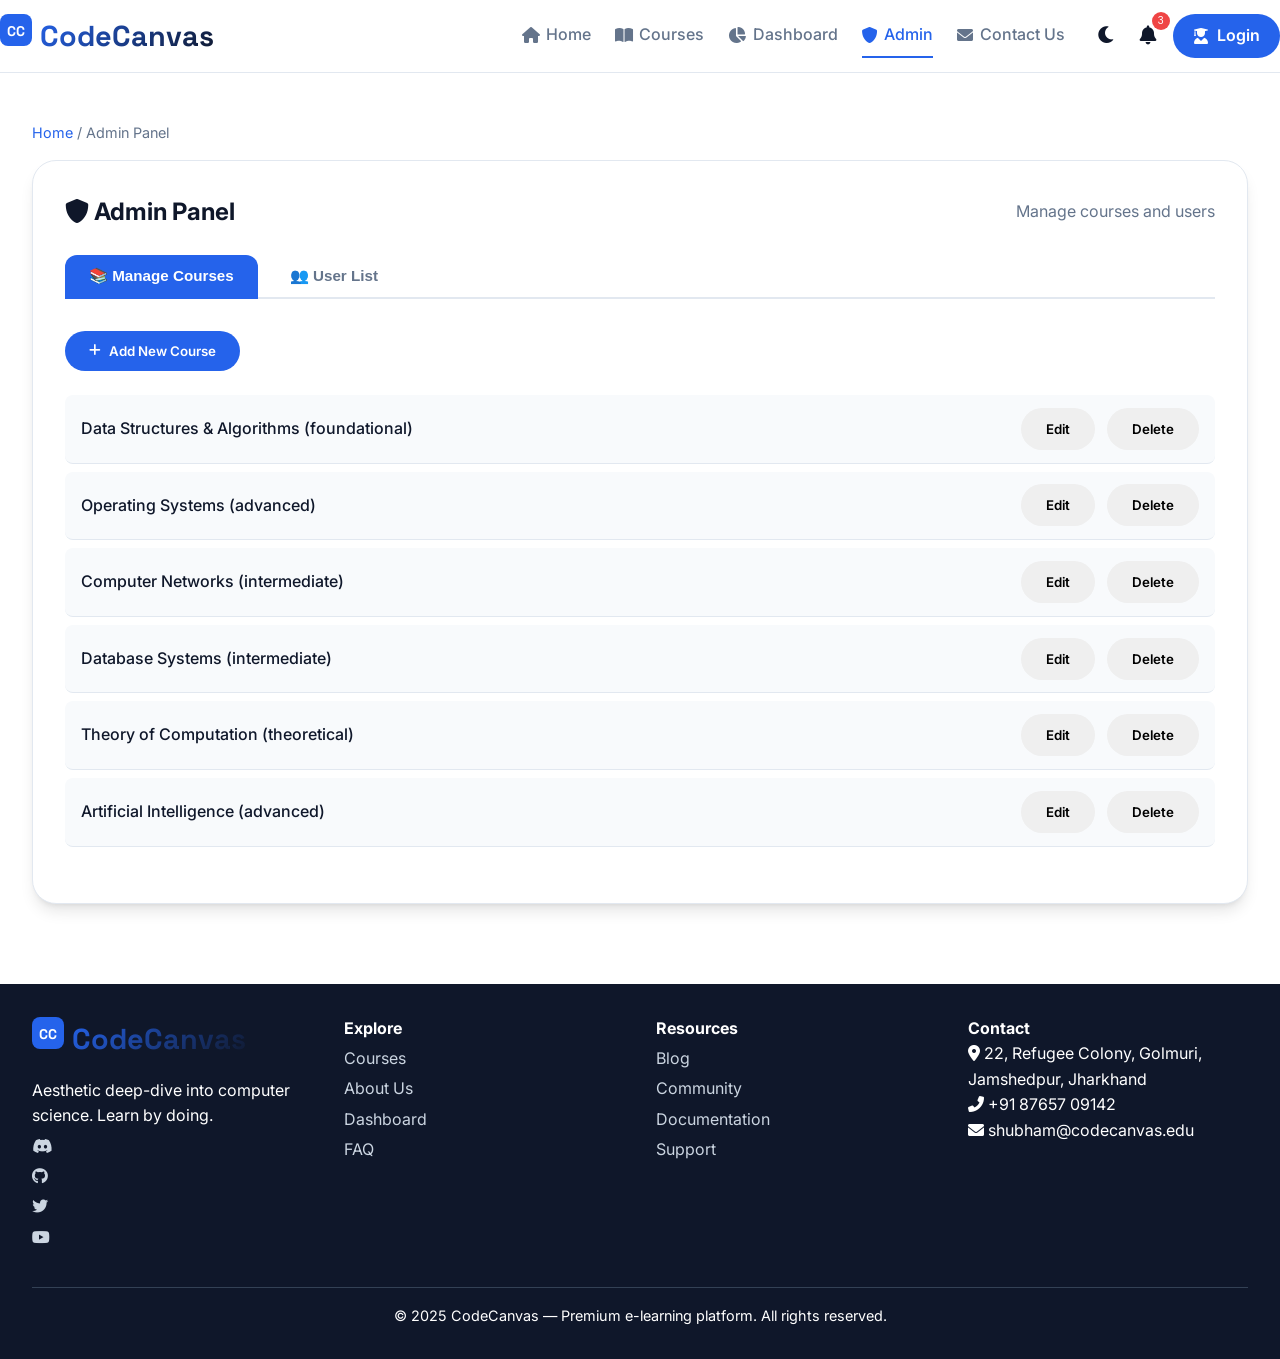
<file: admin.html>
<!DOCTYPE html>
<html lang="en" data-theme="light">
<head>
    <meta charset="UTF-8">
    <meta name="viewport" content="width=device-width, initial-scale=1.0, viewport-fit=cover">
    <meta name="description" content="CodeCanvas — A premium interactive computer science e-learning platform. Master DSA, OS, Networks, DBMS, AI & more with hands-on projects.">
    <meta name="keywords" content="computer science, e-learning, coding, DSA, algorithms, AI, database, operating systems, networks, online courses">
    <meta name="author" content="CodeCanvas">
    <meta property="og:title" content="CodeCanvas | CS E-Learning Platform">
    <meta property="og:description" content="Master computer science with interactive courses, projects, and assessments.">
    <meta property="og:type" content="website">
    <meta property="og:image" content="https://images.pexels.com/photos/4491918/pexels-photo-4491918.jpeg">
    <meta property="og:url" content="https://codecanvas.edu">
    <meta name="twitter:card" content="summary_large_image">
    <title>CodeCanvas | Premium CS E-Learning</title>
    <link href="https://fonts.googleapis.com/css2?family=Inter:opsz,wght@14..32,300;400;500;600;700;800;900&family=Space+Grotesk:wght@400;500;600;700&family=JetBrains+Mono:wght@400;500;600&display=swap" rel="stylesheet">
    <link rel="stylesheet" href="https://cdnjs.cloudflare.com/ajax/libs/font-awesome/6.0.0-beta3/css/all.min.css">
    <link rel="stylesheet" href="assets/style.css">
</head>
<body>
    <div class="loading-screen" id="loadingScreen" aria-hidden="true">
        <div class="loading-logo">
            <svg width="60" height="60" viewBox="0 0 60 60" fill="none">
                <rect width="60" height="60" rx="16" fill="var(--primary)" />
                <text x="30" y="38" text-anchor="middle" fill="white" font-family="'Space Grotesk', monospace" font-weight="700" font-size="24">CC</text>
            </svg>
        </div>
        <div class="loading-spinner"></div>
        <p class="loading-text">Loading your learning space...</p>
    </div>

    <header class="navbar-sticky" id="navbarSticky" role="banner" aria-label="Main navigation">
        <div class="container navbar-inner">
            <a href="#" class="logo-link" aria-label="CodeCanvas Home" onclick="navigateTo('home')">
                <div class="logo">
                    <span class="logo-icon">
                        <svg width="32" height="32" viewBox="0 0 32 32" fill="none">
                            <rect width="32" height="32" rx="8" fill="var(--primary)" />
                            <text x="16" y="22" text-anchor="middle" fill="white" font-family="'Space Grotesk', monospace" font-weight="700" font-size="14">CC</text>
                        </svg>
                    </span>
                    <span class="logo-text">CodeCanvas</span>
                </div>
            </a>
            <nav class="nav-links" role="navigation" aria-label="Main links">
                <a href="#" class="nav-link active" data-page="home" onclick="navigateTo('home')"><i class="fas fa-home"></i> Home</a>
                <a href="#" class="nav-link" data-page="courses" onclick="navigateTo('courses')"><i class="fas fa-book-open"></i> Courses</a>
                <a href="#" class="nav-link" data-page="dashboard" onclick="navigateTo('dashboard')"><i class="fas fa-chart-pie"></i> Dashboard</a>
                <a href="#" class="nav-link nav-link-admin" data-page="admin" onclick="navigateTo('admin')"><i class="fas fa-shield-alt"></i> Admin</a>
                <a href="#" class="nav-link" onclick="navigateTo('contact'); return false;"><i class="fas fa-envelope"></i> Contact Us</a>
                <div class="nav-actions">
                    <button class="btn-icon" id="themeToggle" aria-label="Toggle dark/light mode"><i class="fas fa-moon" id="themeIcon"></i></button>
                    <button class="btn-icon notification-bell" id="notificationBell" aria-label="Notifications"><i class="fas fa-bell"></i><span class="notification-badge" id="notificationBadge">3</span></button>
                    <div class="notification-dropdown" id="notificationDropdown">
                        <div class="notification-header"><h4>Notifications</h4><button class="btn-text-sm" id="clearNotifications">Clear all</button></div>
                        <div class="notification-list" id="notificationList">
                            <div class="notification-item unread"><i class="fas fa-star"></i><span>Welcome! Start your first course.</span><small>Just now</small></div>
                            <div class="notification-item unread"><i class="fas fa-trophy"></i><span>You earned a badge: Quick Starter!</span><small>2h ago</small></div>
                            <div class="notification-item"><i class="fas fa-clock"></i><span>DSA course progress saved.</span><small>1d ago</small></div>
                        </div>
                    </div>
                    <a href="#" class="btn-primary-sm" id="navLoginBtn" onclick="navigateTo('login'); return false;"><i class="fas fa-user-graduate"></i> Login</a>
                    <span class="user-greeting" id="navUserGreeting" style="display:none;"></span>
                </div>
            </nav>
            <button class="mobile-menu-btn" id="mobileMenuBtn" aria-label="Open menu"><span></span><span></span><span></span></button>
        </div>
    </header>

    <div class="mobile-menu" id="mobileMenu" aria-hidden="true">
        <a href="#" onclick="navigateTo('home')">Home</a>
        <a href="#" onclick="navigateTo('courses')">Courses</a>
        <a href="#" onclick="navigateTo('dashboard')">Dashboard</a>
        <a href="#" onclick="navigateTo('admin')">Admin</a>
        <a href="#" onclick="closeMobileMenu(); navigateTo('contact');">Contact Us</a>
        <a href="#" onclick="closeMobileMenu(); navigateTo('login');">Login / Sign Up</a>
    </div>

    <main id="mainContent" role="main">
        <!-- ADMIN PAGE -->
        <section class="page-section page-admin" id="pageAdmin">
            <div class="container">
                <div class="breadcrumb" aria-label="Breadcrumb"><a href="#" onclick="navigateTo('home')">Home</a> <span>/</span> <span>Admin Panel</span></div>
                <div class="admin-container">
                    <div style="display:flex; justify-content:space-between; align-items:center; margin-bottom:1.5rem;">
                        <h2><i class="fas fa-shield-alt"></i> Admin Panel</h2>
                        <p style="color:var(--text-muted);">Manage courses and users</p>
                    </div>
                    <div class="admin-tabs">
                        <button class="admin-tab-btn active" data-admin-tab="manageCourses">📚 Manage Courses</button>
                        <button class="admin-tab-btn" data-admin-tab="userList">👥 User List</button>
                    </div>
                    <div class="admin-tab-content active" id="adminTabManageCourses">
                        <button class="btn-primary-lg" id="addCourseBtn"><i class="fas fa-plus"></i> Add New Course</button>
                        <div class="admin-course-list" id="adminCourseList"></div>
                        <div class="admin-form-card" id="adminAddForm" style="display:none;">
                            <h3 style="margin-bottom:1.2rem;"><i class="fas fa-edit"></i> Add / Edit Course</h3>
                            <div class="admin-form-grid">
                                <input type="text" id="adminCourseTitle" placeholder="Course Title">
                                <input type="text" id="adminCourseImg" placeholder="Image URL">
                                <input type="text" id="adminCourseDuration" placeholder="Duration (e.g., 10 weeks)">
                                <select id="adminCourseLevel">
                                    <option value="foundational">Foundational</option>
                                    <option value="intermediate">Intermediate</option>
                                    <option value="advanced">Advanced</option>
                                    <option value="theoretical">Theoretical</option>
                                </select>
                                <textarea id="adminCourseDesc" rows="3" placeholder="Short description"></textarea>
                            </div>
                            <div class="admin-form-actions">
                                <button class="btn-primary-lg" id="saveAdminCourse">Save Course</button>
                                <button class="btn-outline-lg" id="cancelAdminCourse">Cancel</button>
                            </div>
                        </div>
                    </div>
                    <div class="admin-tab-content" id="adminTabUserList">
                        <h3>Registered Users</h3>
                        <div id="adminUserTable"><p class="empty-state">No users registered yet.</p></div>
                    </div>
                </div>
            </div>
        </section>
    </main>

    <!-- Contact Modal (Modern & Attractive) -->
    <div class="modal-overlay" id="contactModalOverlay">
        <div class="contact-modal-container">
            <div class="contact-modal-header">
                <h3><i class="fas fa-paper-plane" style="margin-right:0.5rem;"></i> Get in Touch</h3>
                <button class="btn-close-modal" onclick="closeContactModal()">&times;</button>
            </div>
            <div class="contact-grid">
                <div class="input-group">
                    <input type="text" id="contactFirstName" placeholder="First Name *" required>
                    <i class="fas fa-user"></i>
                </div>
                <div class="input-group">
                    <input type="text" id="contactLastName" placeholder="Last Name *" required>
                    <i class="fas fa-user"></i>
                </div>
                <div class="input-group full">
                    <input type="tel" id="contactMobile" placeholder="Mobile Number">
                    <i class="fas fa-mobile-alt"></i>
                </div>
                <div class="input-group full">
                    <input type="email" id="contactEmail" placeholder="Email Address *" required>
                    <i class="fas fa-envelope"></i>
                </div>
                <div class="input-group full" style="position:relative;">
                    <textarea id="contactMessage" class="contact-message" placeholder="Write your message here..." required></textarea>
                    <i class="fas fa-comment-dots" style="position:absolute; left:16px; top:20px; color:var(--text-muted);"></i>
                </div>
            </div>
            <button class="contact-submit-btn" id="submitContactBtn">Send Message</button>
        </div>
    </div>

    <div class="toast-container" id="toastContainer" aria-live="polite"></div>
    <button class="back-to-top" id="backToTopBtn" aria-label="Back to top" title="Back to top"><i class="fas fa-arrow-up"></i></button>

    <footer class="footer-enhanced" role="contentinfo">
        <div class="container">
            <div class="footer-grid">
                <div class="footer-col footer-brand"><div class="logo" style="margin-bottom:1rem;"><span class="logo-icon"><svg width="32" height="32" viewBox="0 0 32 32" fill="none"><rect width="32" height="32" rx="8" fill="var(--primary)"/><text x="16" y="22" text-anchor="middle" fill="white" font-family="'Space Grotesk', monospace" font-weight="700" font-size="14">CC</text></svg></span><span class="logo-text" style="color:white;">CodeCanvas</span></div><p>Aesthetic deep-dive into computer science. Learn by doing.</p><div class="social-links"><a href="#" aria-label="Discord"><i class="fab fa-discord"></i></a><a href="#" aria-label="GitHub"><i class="fab fa-github"></i></a><a href="#" aria-label="Twitter"><i class="fab fa-twitter"></i></a><a href="#" aria-label="YouTube"><i class="fab fa-youtube"></i></a></div></div>
                <div class="footer-col"><h4>Explore</h4><a href="#" onclick="navigateTo('courses')">Courses</a><a href="#" onclick="document.getElementById('aboutSection').scrollIntoView();">About Us</a><a href="#" onclick="navigateTo('dashboard')">Dashboard</a><a href="#" onclick="document.getElementById('faqSection').scrollIntoView();">FAQ</a></div>
                <div class="footer-col"><h4>Resources</h4><a href="#">Blog</a><a href="#">Community</a><a href="#">Documentation</a><a href="#">Support</a></div>
                <div class="footer-col" id="footerContact"><h4>Contact</h4><p><i class="fas fa-map-marker-alt"></i> 22, Refugee Colony, Golmuri, Jamshedpur, Jharkhand</p><p><i class="fas fa-phone-alt"></i> +91 87657 09142</p><p><i class="fas fa-envelope"></i> shubham@codecanvas.edu</p></div>
            </div>
            <div class="footer-bottom"><p>&copy; 2025 CodeCanvas — Premium e-learning platform. All rights reserved.</p></div>
        </div>
    </footer>

    <script defer src="assets/script.js"></script>
</body>
</html>
</file>
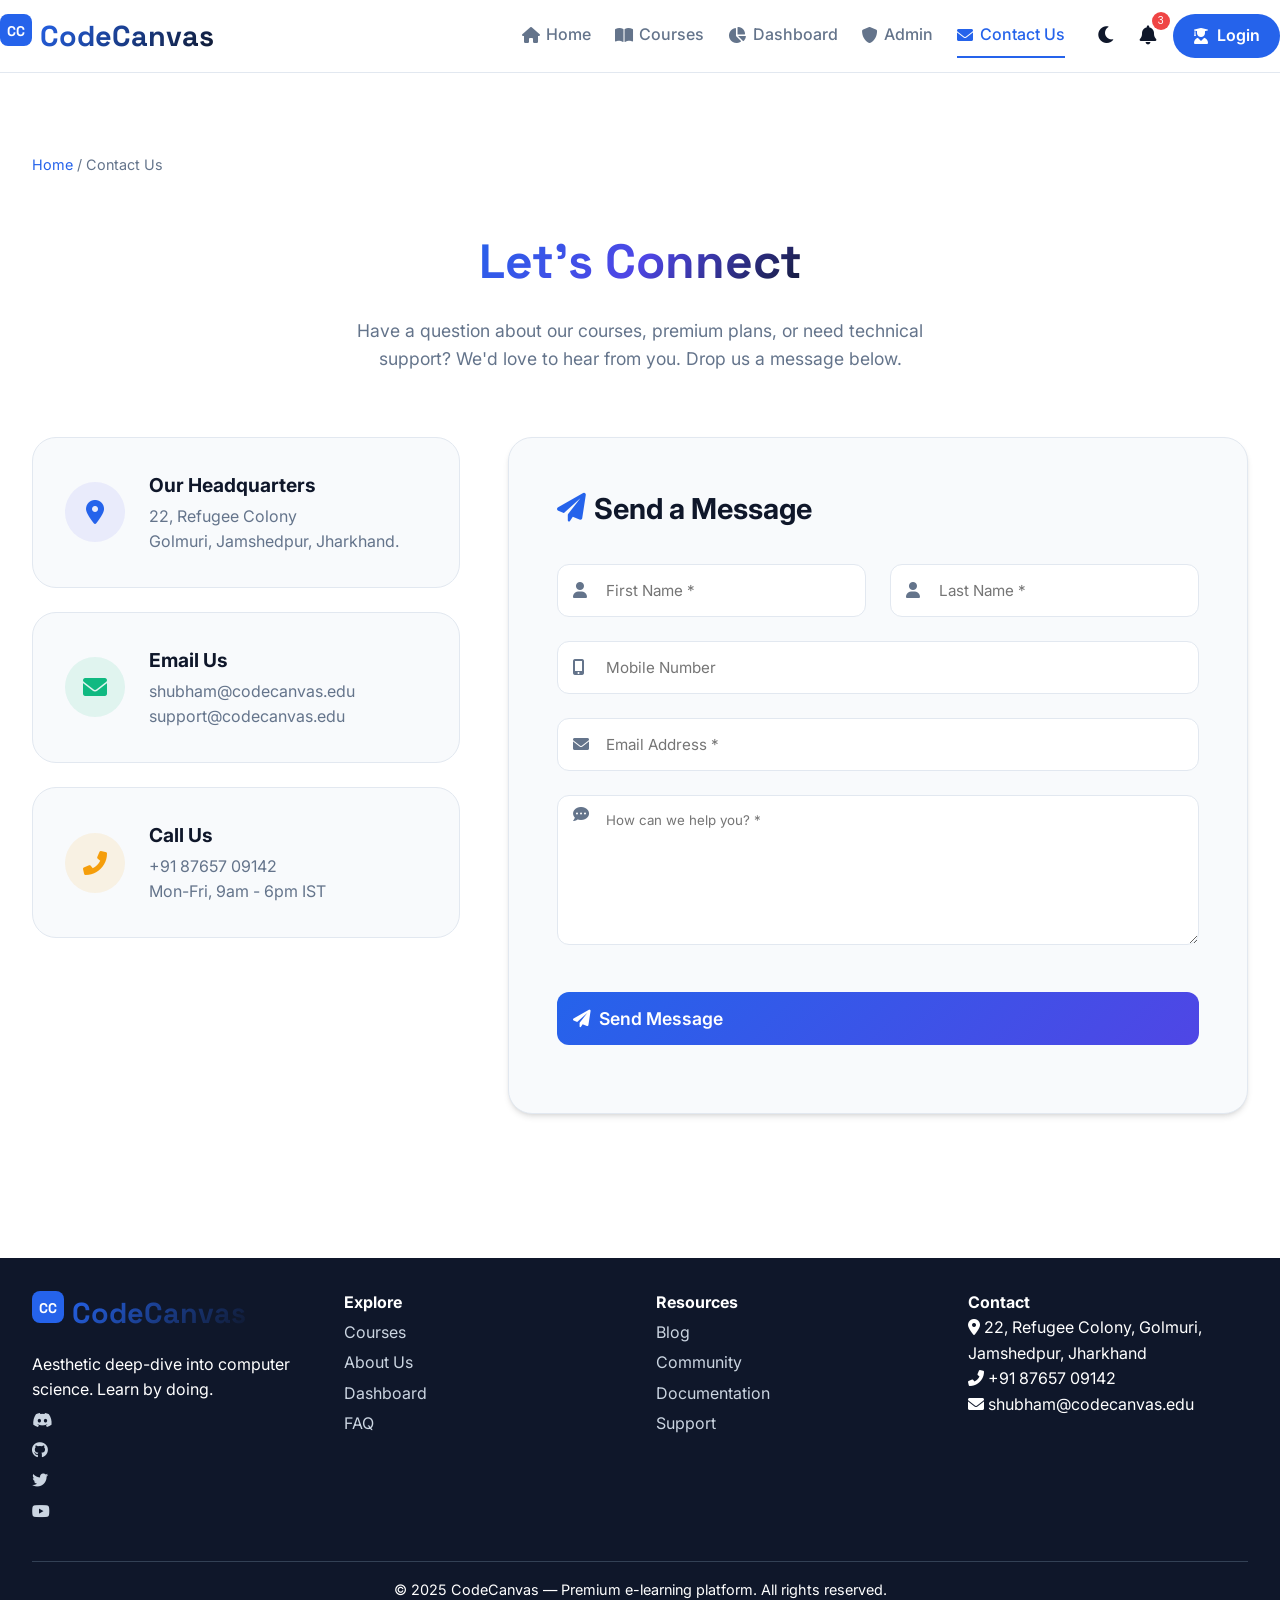
<file: contact.html>
<!DOCTYPE html>
<html lang="en" data-theme="light">

<head>
    <meta charset="UTF-8">
    <meta name="viewport" content="width=device-width, initial-scale=1.0, viewport-fit=cover">
    <meta name="description" content="Contact CodeCanvas — Get in touch with our team for premium interactive computer science e-learning support.">
    <title>Contact Us | CodeCanvas</title>
    <link href="https://fonts.googleapis.com/css2?family=Inter:opsz,wght@14..32,300;400;500;600;700;800;900&family=Space+Grotesk:wght@400;500;600;700&family=JetBrains+Mono:wght@400;500;600&display=swap" rel="stylesheet">
    <link rel="stylesheet" href="https://cdnjs.cloudflare.com/ajax/libs/font-awesome/6.0.0-beta3/css/all.min.css">
    <link rel="stylesheet" href="assets/style.css">
</head>

<body>
    <div class="loading-screen" id="loadingScreen" aria-hidden="true">
        <div class="loading-logo">
            <svg width="60" height="60" viewBox="0 0 60 60" fill="none">
                <rect width="60" height="60" rx="16" fill="var(--primary)" />
                <text x="30" y="38" text-anchor="middle" fill="white" font-family="'Space Grotesk', monospace" font-weight="700" font-size="24">CC</text>
            </svg>
        </div>
        <div class="loading-spinner"></div>
    </div>

    <header class="navbar-sticky" id="navbarSticky" role="banner" aria-label="Main navigation">
        <div class="container navbar-inner">
            <a href="#" class="logo-link" aria-label="CodeCanvas Home" onclick="navigateTo('home')">
                <div class="logo">
                    <span class="logo-icon">
                        <svg width="32" height="32" viewBox="0 0 32 32" fill="none">
                            <rect width="32" height="32" rx="8" fill="var(--primary)" />
                            <text x="16" y="22" text-anchor="middle" fill="white" font-family="'Space Grotesk', monospace" font-weight="700" font-size="14">CC</text>
                        </svg>
                    </span>
                    <span class="logo-text">CodeCanvas</span>
                </div>
            </a>
            <nav class="nav-links" role="navigation" aria-label="Main links">
                <a href="#" class="nav-link" data-page="home" onclick="navigateTo('home')"><i class="fas fa-home"></i> Home</a>
                <a href="#" class="nav-link" data-page="courses" onclick="navigateTo('courses')"><i class="fas fa-book-open"></i> Courses</a>
                <a href="#" class="nav-link" data-page="dashboard" onclick="navigateTo('dashboard')"><i class="fas fa-chart-pie"></i> Dashboard</a>
                <a href="#" class="nav-link nav-link-admin" data-page="admin" onclick="navigateTo('admin')"><i class="fas fa-shield-alt"></i> Admin</a>
                <a href="#" class="nav-link active" data-page="contact" onclick="navigateTo('contact'); return false;"><i class="fas fa-envelope"></i> Contact Us</a>
                <div class="nav-actions">
                    <button class="btn-icon" id="themeToggle" aria-label="Toggle dark/light mode"><i class="fas fa-moon" id="themeIcon"></i></button>
                    <button class="btn-icon notification-bell" id="notificationBell" aria-label="Notifications"><i class="fas fa-bell"></i><span class="notification-badge" id="notificationBadge">3</span></button>
                    <div class="notification-dropdown" id="notificationDropdown">
                        <div class="notification-header">
                            <h4>Notifications</h4><button class="btn-text-sm" id="clearNotifications">Clear all</button>
                        </div>
                        <div class="notification-list" id="notificationList">
                            <div class="notification-item unread"><i class="fas fa-star"></i><span>Welcome! Start your first course.</span><small>Just now</small></div>
                        </div>
                    </div>
                    <a href="#" class="btn-primary-sm" id="navLoginBtn" onclick="navigateTo('login'); return false;"><i class="fas fa-user-graduate"></i> Login</a>
                    <span class="user-greeting" id="navUserGreeting" style="display:none;"></span>
                </div>
            </nav>
            <button class="mobile-menu-btn" id="mobileMenuBtn" aria-label="Open menu"><span></span><span></span><span></span></button>
        </div>
    </header>

    <div class="mobile-menu" id="mobileMenu" aria-hidden="true">
        <a href="#" onclick="navigateTo('home')">Home</a>
        <a href="#" onclick="navigateTo('courses')">Courses</a>
        <a href="#" onclick="navigateTo('dashboard')">Dashboard</a>
        <a href="#" onclick="navigateTo('admin')">Admin</a>
        <a href="#" onclick="closeMobileMenu(); navigateTo('contact');">Contact Us</a>
        <a href="#" onclick="closeMobileMenu(); navigateTo('login');">Login / Sign Up</a>
    </div>

    <main id="mainContent" role="main">
        <section class="page-section page-contact active" id="pageContact" style="padding-top: 4rem; padding-bottom: 6rem;">
            <div class="container">
                <div class="breadcrumb" aria-label="Breadcrumb" style="margin-bottom: 2rem;">
                    <a href="#" onclick="navigateTo('home')">Home</a> <span>/</span> <span>Contact Us</span>
                </div>
                
                <div style="text-align: center; margin-bottom: 4rem;">
                    <h1 style="font-size: 3rem; font-family: 'Space Grotesk', sans-serif; margin-bottom: 1rem;"><span class="gradient-text">Let's Connect</span></h1>
                    <p style="color: var(--text-muted); font-size: 1.1rem; max-width: 600px; margin: 0 auto;">Have a question about our courses, premium plans, or need technical support? We'd love to hear from you. Drop us a message below.</p>
                </div>

                <div style="display: flex; flex-wrap: wrap; gap: 3rem; align-items: flex-start;">
                    
                    <!-- Contact Info Side -->
                    <div style="flex: 1; min-width: 300px; display: flex; flex-direction: column; gap: 1.5rem;">
                        <div style="background: var(--bg-secondary); border: 1px solid var(--border); padding: 2rem; border-radius: var(--radius-lg); display: flex; align-items: center; gap: 1.5rem; transition: transform 0.3s, box-shadow 0.3s; cursor: default;" onmouseover="this.style.transform='translateY(-5px)'; this.style.boxShadow='var(--shadow)'" onmouseout="this.style.transform='none'; this.style.boxShadow='none'">
                            <div style="width: 60px; height: 60px; background: rgba(99, 102, 241, 0.1); border-radius: 50%; display: flex; align-items: center; justify-content: center; font-size: 1.5rem; color: var(--primary);">
                                <i class="fas fa-map-marker-alt"></i>
                            </div>
                            <div>
                                <h3 style="margin-bottom: 0.2rem; font-size: 1.2rem;">Our Headquarters</h3>
                                <p style="color: var(--text-muted); margin: 0;">22, Refugee Colony<br>Golmuri, Jamshedpur, Jharkhand.</p>
                            </div>
                        </div>

                        <div style="background: var(--bg-secondary); border: 1px solid var(--border); padding: 2rem; border-radius: var(--radius-lg); display: flex; align-items: center; gap: 1.5rem; transition: transform 0.3s, box-shadow 0.3s; cursor: default;" onmouseover="this.style.transform='translateY(-5px)'; this.style.boxShadow='var(--shadow)'" onmouseout="this.style.transform='none'; this.style.boxShadow='none'">
                            <div style="width: 60px; height: 60px; background: rgba(16, 185, 129, 0.1); border-radius: 50%; display: flex; align-items: center; justify-content: center; font-size: 1.5rem; color: #10b981;">
                                <i class="fas fa-envelope"></i>
                            </div>
                            <div>
                                <h3 style="margin-bottom: 0.2rem; font-size: 1.2rem;">Email Us</h3>
                                <p style="color: var(--text-muted); margin: 0;">shubham@codecanvas.edu<br>support@codecanvas.edu</p>
                            </div>
                        </div>

                        <div style="background: var(--bg-secondary); border: 1px solid var(--border); padding: 2rem; border-radius: var(--radius-lg); display: flex; align-items: center; gap: 1.5rem; transition: transform 0.3s, box-shadow 0.3s; cursor: default;" onmouseover="this.style.transform='translateY(-5px)'; this.style.boxShadow='var(--shadow)'" onmouseout="this.style.transform='none'; this.style.boxShadow='none'">
                            <div style="width: 60px; height: 60px; background: rgba(245, 158, 11, 0.1); border-radius: 50%; display: flex; align-items: center; justify-content: center; font-size: 1.5rem; color: #f59e0b;">
                                <i class="fas fa-phone-alt"></i>
                            </div>
                            <div>
                                <h3 style="margin-bottom: 0.2rem; font-size: 1.2rem;">Call Us</h3>
                                <p style="color: var(--text-muted); margin: 0;">+91 87657 09142<br>Mon-Fri, 9am - 6pm IST</p>
                            </div>
                        </div>
                    </div>

                    <!-- Contact Form Side -->
                    <div style="flex: 1.5; min-width: 300px; background: var(--bg-secondary); border: 1px solid var(--border); padding: 3rem; border-radius: var(--radius-lg); box-shadow: var(--shadow);">
                        <h2 style="margin-bottom: 2rem; font-size: 1.8rem; display: flex; align-items: center; gap: 0.5rem;"><i class="fas fa-paper-plane" style="color: var(--primary);"></i> Send a Message</h2>
                        <form action="https://api.web3forms.com/submit" method="POST" class="contact-grid" style="display: grid; grid-template-columns: 1fr 1fr; gap: 1.5rem;">
                            <input type="hidden" name="access_key" value="b0237e87-5739-4aad-99a9-204985d40572">
                            <div class="input-group" style="margin: 0;">
                                <input type="text" id="contactFirstName" name="First Name" placeholder="First Name *" required style="width: 100%; padding: 1rem 1rem 1rem 3rem; border: 1px solid var(--border); border-radius: 12px; background: var(--card-bg); color: var(--text);">
                                <i class="fas fa-user" style="position: absolute; left: 1rem; top: 50%; transform: translateY(-50%); color: var(--text-muted);"></i>
                            </div>
                            <div class="input-group" style="margin: 0;">
                                <input type="text" id="contactLastName" name="Last Name" placeholder="Last Name *" required style="width: 100%; padding: 1rem 1rem 1rem 3rem; border: 1px solid var(--border); border-radius: 12px; background: var(--card-bg); color: var(--text);">
                                <i class="fas fa-user" style="position: absolute; left: 1rem; top: 50%; transform: translateY(-50%); color: var(--text-muted);"></i>
                            </div>
                            <div class="input-group" style="margin: 0; grid-column: 1 / -1;">
                                <input type="tel" id="contactMobile" name="Mobile" placeholder="Mobile Number" style="width: 100%; padding: 1rem 1rem 1rem 3rem; border: 1px solid var(--border); border-radius: 12px; background: var(--card-bg); color: var(--text);">
                                <i class="fas fa-mobile-alt" style="position: absolute; left: 1rem; top: 50%; transform: translateY(-50%); color: var(--text-muted);"></i>
                            </div>
                            <div class="input-group" style="margin: 0; grid-column: 1 / -1;">
                                <input type="email" id="contactEmail" name="email" placeholder="Email Address *" required style="width: 100%; padding: 1rem 1rem 1rem 3rem; border: 1px solid var(--border); border-radius: 12px; background: var(--card-bg); color: var(--text);">
                                <i class="fas fa-envelope" style="position: absolute; left: 1rem; top: 50%; transform: translateY(-50%); color: var(--text-muted);"></i>
                            </div>
                            <div class="input-group" style="margin: 0; grid-column: 1 / -1; position: relative;">
                                <textarea id="contactMessage" name="message" placeholder="How can we help you? *" required style="width: 100%; padding: 1rem 1rem 1rem 3rem; border: 1px solid var(--border); border-radius: 12px; background: var(--card-bg); color: var(--text); min-height: 150px; resize: vertical; font-family: inherit;"></textarea>
                                <i class="fas fa-comment-dots" style="position: absolute; left: 1rem; top: 1.2rem; color: var(--text-muted);"></i>
                            </div>
                            <div style="grid-column: 1 / -1; margin-top: 1rem;">
                                <button type="submit" class="btn-primary-lg" style="width: 100%; padding: 1rem; font-size: 1.1rem; background: linear-gradient(135deg, var(--primary), #4f46e5); border: none; border-radius: 12px; color: white; cursor: pointer; transition: transform 0.2s, box-shadow 0.2s;" onmouseover="this.style.transform='translateY(-2px)'; this.style.boxShadow='var(--shadow)'" onmouseout="this.style.transform='none'; this.style.boxShadow='none'">
                                    <i class="fas fa-paper-plane"></i> Send Message
                                </button>
                            </div>
                        </form>
                    </div>

                </div>
            </div>
        </section>
    </main>

    <div class="toast-container" id="toastContainer" aria-live="polite"></div>
    <button class="back-to-top" id="backToTopBtn" aria-label="Back to top" title="Back to top"><i class="fas fa-arrow-up"></i></button>

    <footer class="footer-enhanced" role="contentinfo">
        <div class="container">
            <div class="footer-grid">
                <div class="footer-col footer-brand">
                    <div class="logo" style="margin-bottom:1rem;"><span class="logo-icon"><svg width="32" height="32" viewBox="0 0 32 32" fill="none"><rect width="32" height="32" rx="8" fill="var(--primary)" /><text x="16" y="22" text-anchor="middle" fill="white" font-family="'Space Grotesk', monospace" font-weight="700" font-size="14">CC</text></svg></span><span class="logo-text" style="color:white;">CodeCanvas</span></div>
                    <p>Aesthetic deep-dive into computer science. Learn by doing.</p>
                    <div class="social-links"><a href="#" aria-label="Discord"><i class="fab fa-discord"></i></a><a href="#" aria-label="GitHub"><i class="fab fa-github"></i></a><a href="#" aria-label="Twitter"><i class="fab fa-twitter"></i></a><a href="#" aria-label="YouTube"><i class="fab fa-youtube"></i></a></div>
                </div>
                <div class="footer-col">
                    <h4>Explore</h4><a href="#" onclick="navigateTo('courses')">Courses</a><a href="#" onclick="navigateTo('home')">About Us</a><a href="#" onclick="navigateTo('dashboard')">Dashboard</a><a href="#" onclick="navigateTo('home')">FAQ</a>
                </div>
                <div class="footer-col">
                    <h4>Resources</h4><a href="#">Blog</a><a href="#">Community</a><a href="#">Documentation</a><a href="#">Support</a>
                </div>
                <div class="footer-col" id="footerContact">
                    <h4>Contact</h4>
                    <p><i class="fas fa-map-marker-alt"></i> 22, Refugee Colony, Golmuri, Jamshedpur, Jharkhand</p>
                    <p><i class="fas fa-phone-alt"></i> +91 87657 09142</p>
                    <p><i class="fas fa-envelope"></i> shubham@codecanvas.edu</p>
                </div>
            </div>
            <div class="footer-bottom">
                <p>&copy; 2025 CodeCanvas — Premium e-learning platform. All rights reserved.</p>
            </div>
        </div>
    </footer>

    <script defer src="assets/script.js"></script>
</body>

</html>
</file>
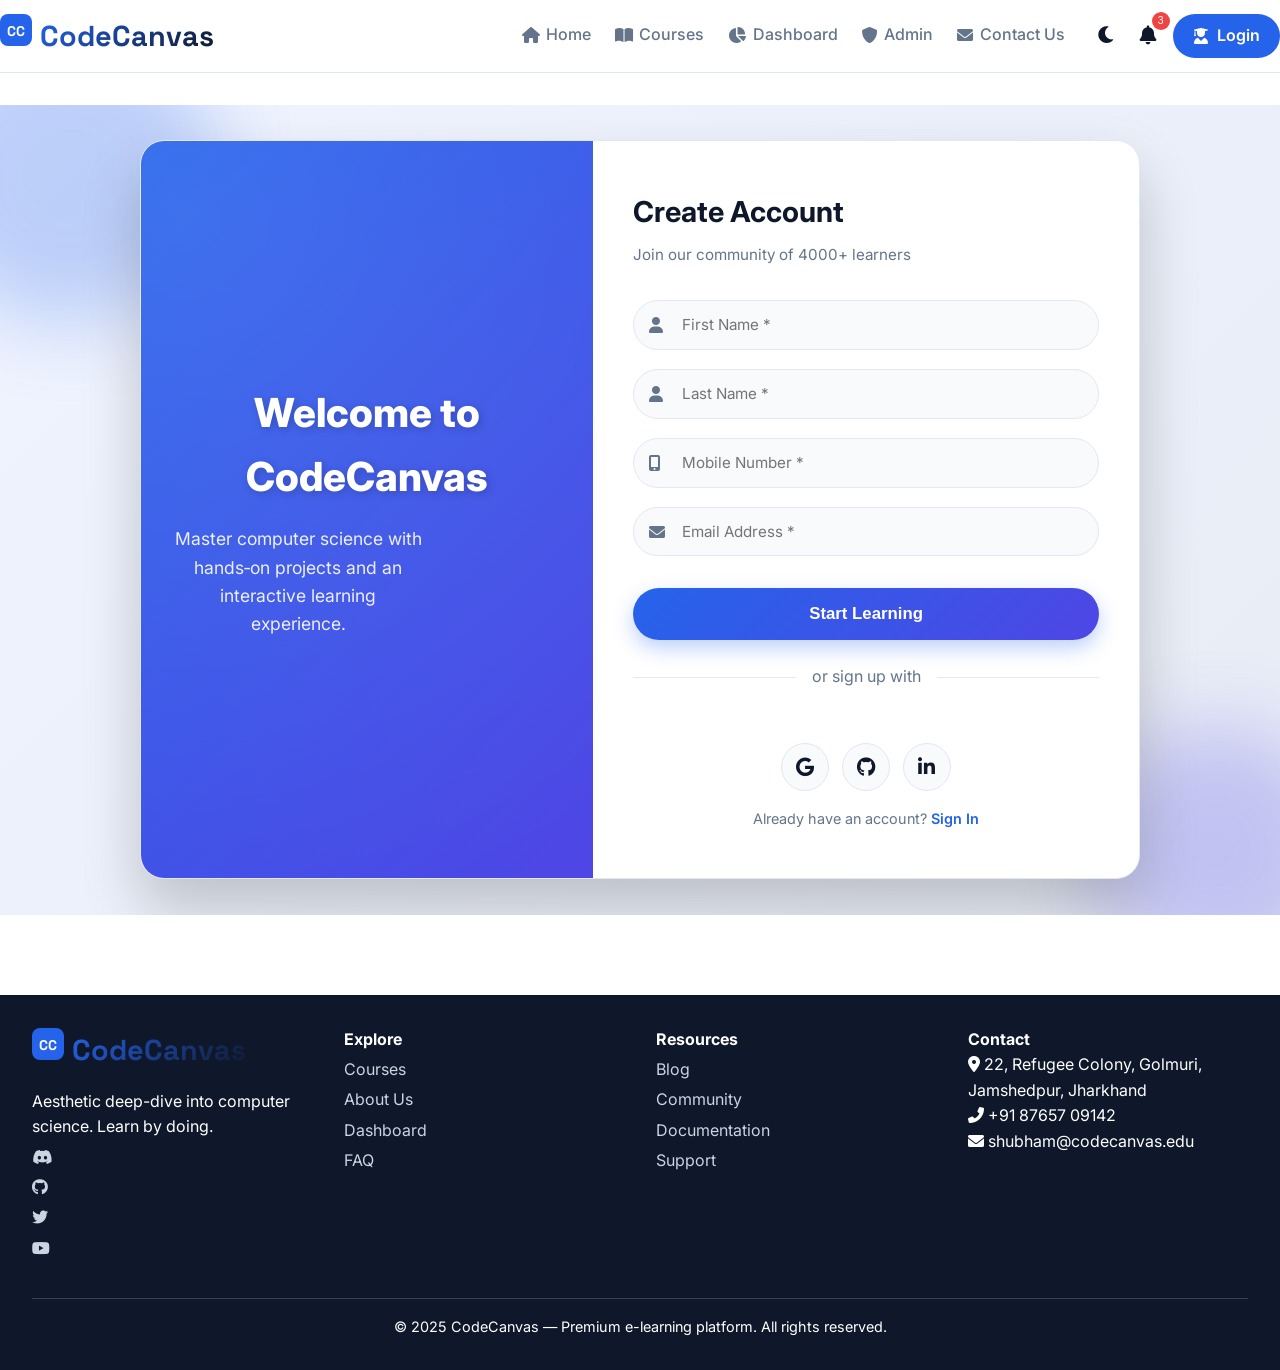
<file: login.html>
<!DOCTYPE html>
<html lang="en" data-theme="light">
<head>
    <meta charset="UTF-8">
    <meta name="viewport" content="width=device-width, initial-scale=1.0, viewport-fit=cover">
    <meta name="description" content="CodeCanvas — A premium interactive computer science e-learning platform. Master DSA, OS, Networks, DBMS, AI & more with hands-on projects.">
    <meta name="keywords" content="computer science, e-learning, coding, DSA, algorithms, AI, database, operating systems, networks, online courses">
    <meta name="author" content="CodeCanvas">
    <meta property="og:title" content="CodeCanvas | CS E-Learning Platform">
    <meta property="og:description" content="Master computer science with interactive courses, projects, and assessments.">
    <meta property="og:type" content="website">
    <meta property="og:image" content="https://images.pexels.com/photos/4491918/pexels-photo-4491918.jpeg">
    <meta property="og:url" content="https://codecanvas.edu">
    <meta name="twitter:card" content="summary_large_image">
    <title>CodeCanvas | Premium CS E-Learning</title>
    <link href="https://fonts.googleapis.com/css2?family=Inter:opsz,wght@14..32,300;400;500;600;700;800;900&family=Space+Grotesk:wght@400;500;600;700&family=JetBrains+Mono:wght@400;500;600&display=swap" rel="stylesheet">
    <link rel="stylesheet" href="https://cdnjs.cloudflare.com/ajax/libs/font-awesome/6.0.0-beta3/css/all.min.css">
    <link rel="stylesheet" href="assets/style.css">
</head>
<body>
    <div class="loading-screen" id="loadingScreen" aria-hidden="true">
        <div class="loading-logo">
            <svg width="60" height="60" viewBox="0 0 60 60" fill="none">
                <rect width="60" height="60" rx="16" fill="var(--primary)" />
                <text x="30" y="38" text-anchor="middle" fill="white" font-family="'Space Grotesk', monospace" font-weight="700" font-size="24">CC</text>
            </svg>
        </div>
        <div class="loading-spinner"></div>
        <p class="loading-text">Loading your learning space...</p>
    </div>

    <header class="navbar-sticky" id="navbarSticky" role="banner" aria-label="Main navigation">
        <div class="container navbar-inner">
            <a href="#" class="logo-link" aria-label="CodeCanvas Home" onclick="navigateTo('home')">
                <div class="logo">
                    <span class="logo-icon">
                        <svg width="32" height="32" viewBox="0 0 32 32" fill="none">
                            <rect width="32" height="32" rx="8" fill="var(--primary)" />
                            <text x="16" y="22" text-anchor="middle" fill="white" font-family="'Space Grotesk', monospace" font-weight="700" font-size="14">CC</text>
                        </svg>
                    </span>
                    <span class="logo-text">CodeCanvas</span>
                </div>
            </a>
            <nav class="nav-links" role="navigation" aria-label="Main links">
                <a href="#" class="nav-link active" data-page="home" onclick="navigateTo('home')"><i class="fas fa-home"></i> Home</a>
                <a href="#" class="nav-link" data-page="courses" onclick="navigateTo('courses')"><i class="fas fa-book-open"></i> Courses</a>
                <a href="#" class="nav-link" data-page="dashboard" onclick="navigateTo('dashboard')"><i class="fas fa-chart-pie"></i> Dashboard</a>
                <a href="#" class="nav-link nav-link-admin" data-page="admin" onclick="navigateTo('admin')"><i class="fas fa-shield-alt"></i> Admin</a>
                <a href="#" class="nav-link" onclick="navigateTo('contact'); return false;"><i class="fas fa-envelope"></i> Contact Us</a>
                <div class="nav-actions">
                    <button class="btn-icon" id="themeToggle" aria-label="Toggle dark/light mode"><i class="fas fa-moon" id="themeIcon"></i></button>
                    <button class="btn-icon notification-bell" id="notificationBell" aria-label="Notifications"><i class="fas fa-bell"></i><span class="notification-badge" id="notificationBadge">3</span></button>
                    <div class="notification-dropdown" id="notificationDropdown">
                        <div class="notification-header"><h4>Notifications</h4><button class="btn-text-sm" id="clearNotifications">Clear all</button></div>
                        <div class="notification-list" id="notificationList">
                            <div class="notification-item unread"><i class="fas fa-star"></i><span>Welcome! Start your first course.</span><small>Just now</small></div>
                            <div class="notification-item unread"><i class="fas fa-trophy"></i><span>You earned a badge: Quick Starter!</span><small>2h ago</small></div>
                            <div class="notification-item"><i class="fas fa-clock"></i><span>DSA course progress saved.</span><small>1d ago</small></div>
                        </div>
                    </div>
                    <a href="#" class="btn-primary-sm" id="navLoginBtn" onclick="navigateTo('login'); return false;"><i class="fas fa-user-graduate"></i> Login</a>
                    <span class="user-greeting" id="navUserGreeting" style="display:none;"></span>
                </div>
            </nav>
            <button class="mobile-menu-btn" id="mobileMenuBtn" aria-label="Open menu"><span></span><span></span><span></span></button>
        </div>
    </header>

    <div class="mobile-menu" id="mobileMenu" aria-hidden="true">
        <a href="#" onclick="navigateTo('home')">Home</a>
        <a href="#" onclick="navigateTo('courses')">Courses</a>
        <a href="#" onclick="navigateTo('dashboard')">Dashboard</a>
        <a href="#" onclick="navigateTo('admin')">Admin</a>
        <a href="#" onclick="closeMobileMenu(); navigateTo('contact');">Contact Us</a>
        <a href="#" onclick="closeMobileMenu(); navigateTo('login');">Login / Sign Up</a>
    </div>

    <main id="mainContent" role="main">
        <!-- LOGIN PAGE -->
        <section class="page-section page-login" id="pageLogin">
            <div class="login-page-wrapper">
                <div class="login-backdrop-shapes">
                    <div class="shape shape-1"></div>
                    <div class="shape shape-2"></div>
                    <div class="shape shape-3"></div>
                    <div class="shape shape-4"></div>
                </div>
                <div class="login-card">
                    <div class="login-visual">
                        <div class="login-visual-content">
                            <h2>Welcome to CodeCanvas</h2>
                            <p>Master computer science with hands‑on projects and an interactive learning experience.</p>
                        </div>
                    </div>
                    <div class="login-form-section">
                        <h3>Create Account</h3>
                        <p class="subtitle">Join our community of 4000+ learners</p>
                        <div class="input-group">
                            <input type="text" id="loginFirstName" placeholder="First Name *" required>
                            <i class="fas fa-user"></i>
                        </div>
                        <div class="input-group">
                            <input type="text" id="loginLastName" placeholder="Last Name *" required>
                            <i class="fas fa-user"></i>
                        </div>
                        <div class="input-group">
                            <input type="tel" id="loginMobile" placeholder="Mobile Number *" required>
                            <i class="fas fa-mobile-alt"></i>
                        </div>
                        <div class="input-group">
                            <input type="email" id="loginEmail" placeholder="Email Address *" required>
                            <i class="fas fa-envelope"></i>
                        </div>
                        <button class="login-btn" id="submitLoginBtn">Start Learning</button>
                        <div class="login-divider"><span>or sign up with</span></div>
                        <div class="social-login">
                            <div class="social-btn"><i class="fab fa-google"></i></div>
                            <div class="social-btn"><i class="fab fa-github"></i></div>
                            <div class="social-btn"><i class="fab fa-linkedin-in"></i></div>
                        </div>
                        <p class="signup-text">Already have an account? <a href="#" onclick="navigateTo('login')">Sign In</a></p>
                    </div>
                </div>
            </div>
        </section>
    </main>

    <!-- Contact Modal (Modern & Attractive) -->
    <div class="modal-overlay" id="contactModalOverlay">
        <div class="contact-modal-container">
            <div class="contact-modal-header">
                <h3><i class="fas fa-paper-plane" style="margin-right:0.5rem;"></i> Get in Touch</h3>
                <button class="btn-close-modal" onclick="closeContactModal()">&times;</button>
            </div>
            <div class="contact-grid">
                <div class="input-group">
                    <input type="text" id="contactFirstName" placeholder="First Name *" required>
                    <i class="fas fa-user"></i>
                </div>
                <div class="input-group">
                    <input type="text" id="contactLastName" placeholder="Last Name *" required>
                    <i class="fas fa-user"></i>
                </div>
                <div class="input-group full">
                    <input type="tel" id="contactMobile" placeholder="Mobile Number">
                    <i class="fas fa-mobile-alt"></i>
                </div>
                <div class="input-group full">
                    <input type="email" id="contactEmail" placeholder="Email Address *" required>
                    <i class="fas fa-envelope"></i>
                </div>
                <div class="input-group full" style="position:relative;">
                    <textarea id="contactMessage" class="contact-message" placeholder="Write your message here..." required></textarea>
                    <i class="fas fa-comment-dots" style="position:absolute; left:16px; top:20px; color:var(--text-muted);"></i>
                </div>
            </div>
            <button class="contact-submit-btn" id="submitContactBtn">Send Message</button>
        </div>
    </div>

    <div class="toast-container" id="toastContainer" aria-live="polite"></div>
    <button class="back-to-top" id="backToTopBtn" aria-label="Back to top" title="Back to top"><i class="fas fa-arrow-up"></i></button>

    <footer class="footer-enhanced" role="contentinfo">
        <div class="container">
            <div class="footer-grid">
                <div class="footer-col footer-brand"><div class="logo" style="margin-bottom:1rem;"><span class="logo-icon"><svg width="32" height="32" viewBox="0 0 32 32" fill="none"><rect width="32" height="32" rx="8" fill="var(--primary)"/><text x="16" y="22" text-anchor="middle" fill="white" font-family="'Space Grotesk', monospace" font-weight="700" font-size="14">CC</text></svg></span><span class="logo-text" style="color:white;">CodeCanvas</span></div><p>Aesthetic deep-dive into computer science. Learn by doing.</p><div class="social-links"><a href="#" aria-label="Discord"><i class="fab fa-discord"></i></a><a href="#" aria-label="GitHub"><i class="fab fa-github"></i></a><a href="#" aria-label="Twitter"><i class="fab fa-twitter"></i></a><a href="#" aria-label="YouTube"><i class="fab fa-youtube"></i></a></div></div>
                <div class="footer-col"><h4>Explore</h4><a href="#" onclick="navigateTo('courses')">Courses</a><a href="#" onclick="document.getElementById('aboutSection').scrollIntoView();">About Us</a><a href="#" onclick="navigateTo('dashboard')">Dashboard</a><a href="#" onclick="document.getElementById('faqSection').scrollIntoView();">FAQ</a></div>
                <div class="footer-col"><h4>Resources</h4><a href="#">Blog</a><a href="#">Community</a><a href="#">Documentation</a><a href="#">Support</a></div>
                <div class="footer-col" id="footerContact"><h4>Contact</h4><p><i class="fas fa-map-marker-alt"></i> 22, Refugee Colony, Golmuri, Jamshedpur, Jharkhand</p><p><i class="fas fa-phone-alt"></i> +91 87657 09142</p><p><i class="fas fa-envelope"></i> shubham@codecanvas.edu</p></div>
            </div>
            <div class="footer-bottom"><p>&copy; 2025 CodeCanvas — Premium e-learning platform. All rights reserved.</p></div>
        </div>
    </footer>

    <script defer src="assets/script.js"></script>
</body>
</html>
</file>
<file: assets/style.css>
:root {
            --primary: #2563eb;
            --primary-dark: #1d4ed8;
            --secondary: #0f172a;
            --accent: #10b981;
            --bg: #ffffff;
            --bg-secondary: #f8fafc;
            --text: #0f172a;
            --text-muted: #64748b;
            --border: #e2e8f0;
            --card-bg: #ffffff;
            --shadow: 0 4px 6px -1px rgba(0,0,0,0.1), 0 2px 4px -2px rgba(0,0,0,0.1);
            --shadow-md: 0 10px 15px -3px rgba(0,0,0,0.1), 0 4px 6px -4px rgba(0,0,0,0.1);
            --shadow-lg: 0 20px 25px -5px rgba(0,0,0,0.1), 0 8px 10px -6px rgba(0,0,0,0.1);
            --radius: 16px;
            --radius-lg: 24px;
            --transition: 0.2s ease;
        }
        [data-theme="dark"] {
            --bg: #0f172a;
            --bg-secondary: #1e293b;
            --text: #f1f5f9;
            --text-muted: #94a3b8;
            --border: #334155;
            --card-bg: #1e293b;
        }
        * { margin: 0; padding: 0; box-sizing: border-box; }
        body { font-family: 'Inter', sans-serif; background: var(--bg); color: var(--text); line-height: 1.6; transition: background var(--transition), color var(--transition); overflow-x: hidden; }
        .container { max-width: 1280px; margin: 0 auto; padding: 0 2rem; }
        a { text-decoration: none; color: inherit; }
        .btn-primary-sm, .btn-primary-lg, .btn-outline-lg, .btn-outline-sm { display: inline-flex; align-items: center; gap: 0.5rem; padding: 0.75rem 1.5rem; border-radius: 40px; font-weight: 600; cursor: pointer; transition: all var(--transition); border: 1px solid transparent; font-family: inherit; }
        .btn-primary-sm { padding: 0.5rem 1.2rem; background: var(--primary); color: white; }
        .btn-primary-sm:hover { background: var(--primary-dark); transform: translateY(-2px); }
        .btn-primary-lg { background: var(--primary); color: white; border: none; }
        .btn-primary-lg:hover { background: var(--primary-dark); transform: translateY(-2px); box-shadow: var(--shadow-md); }
        .btn-outline-lg { border: 1px solid var(--border); background: var(--bg); color: var(--text); }
        .btn-outline-lg:hover { border-color: var(--primary); background: var(--bg-secondary); }
        .btn-icon { background: none; border: none; color: var(--text); font-size: 1.2rem; padding: 0.5rem; cursor: pointer; position: relative; transition: color var(--transition); }
        .btn-icon:hover { color: var(--primary); }

        .btn-back { display: inline-flex; align-items: center; gap: 0.5rem; padding: 0.5rem 1rem; border-radius: 40px; font-weight: 500; cursor: pointer; transition: all var(--transition); border: 1px solid var(--border); background: var(--bg-secondary); color: var(--text); font-family: inherit; font-size: 0.9rem; margin-bottom: 1.2rem; }
        .btn-back:hover { border-color: var(--primary); color: var(--primary); background: var(--bg); transform: translateX(-3px); }

        .loading-screen { position: fixed; top: 0; left: 0; width: 100%; height: 100%; background: var(--bg); display: flex; flex-direction: column; align-items: center; justify-content: center; z-index: 9999; transition: opacity 0.5s ease, visibility 0.5s; }
        .loading-screen.hidden { opacity: 0; visibility: hidden; }
        .loading-logo { margin-bottom: 1.5rem; }
        .loading-spinner { width: 40px; height: 40px; border: 4px solid var(--border); border-top: 4px solid var(--primary); border-radius: 50%; animation: spin 0.8s linear infinite; }
        @keyframes spin { to { transform: rotate(360deg); } }
        .loading-text { margin-top: 1rem; color: var(--text-muted); }

        .navbar-sticky { position: sticky; top: 0; background: rgba(255,255,255,0.8); backdrop-filter: blur(12px); -webkit-backdrop-filter: blur(12px); border-bottom: 1px solid var(--border); z-index: 1000; transition: background var(--transition); }
        [data-theme="dark"] .navbar-sticky { background: rgba(15,23,42,0.8); }
        .navbar-inner { display: flex; justify-content: space-between; align-items: center; padding: 0.8rem 0; }
        .logo { display: flex; align-items: center; gap: 0.5rem; font-family: 'Space Grotesk', monospace; font-weight: 700; font-size: 1.8rem; }
        .logo-text { background: linear-gradient(135deg, var(--primary), var(--secondary)); -webkit-background-clip: text; -webkit-text-fill-color: transparent; background-clip: text; }
        .nav-links { display: flex; align-items: center; gap: 1.5rem; }
        .nav-link { display: flex; align-items: center; gap: 0.4rem; font-weight: 500; color: var(--text-muted); transition: color var(--transition); padding: 0.5rem 0; border-bottom: 2px solid transparent; }
        .nav-link.active, .nav-link:hover { color: var(--primary); border-bottom-color: var(--primary); }
        .nav-actions { display: flex; align-items: center; gap: 0.5rem; }
        .notification-bell { position: relative; }
        .notification-badge { position: absolute; top: -5px; right: -5px; background: #ef4444; color: white; font-size: 0.65rem; width: 18px; height: 18px; border-radius: 50%; display: flex; align-items: center; justify-content: center; }
        .notification-dropdown { position: absolute; top: 45px; right: 0; background: var(--card-bg); border: 1px solid var(--border); border-radius: var(--radius); width: 320px; box-shadow: var(--shadow-lg); display: none; z-index: 50; }
        .notification-dropdown.show { display: block; }
        .notification-header { display: flex; justify-content: space-between; padding: 1rem; border-bottom: 1px solid var(--border); font-weight: 600; }
        .btn-text-sm { background: none; border: none; color: var(--primary); cursor: pointer; font-size: 0.8rem; }
        .notification-list { max-height: 250px; overflow-y: auto; }
        .notification-item { padding: 0.8rem 1rem; display: flex; gap: 0.8rem; align-items: center; border-bottom: 1px solid var(--border); font-size: 0.9rem; }
        .notification-item.unread { background: var(--bg-secondary); font-weight: 500; }
        .notification-item small { color: var(--text-muted); margin-left: auto; }
        .user-greeting { font-weight: 500; color: var(--text); margin-left: 0.5rem; }
        .mobile-menu-btn { display: none; flex-direction: column; gap: 5px; background: none; border: none; cursor: pointer; }
        .mobile-menu-btn span { width: 25px; height: 3px; background: var(--text); transition: all var(--transition); }
        .mobile-menu { display: none; position: fixed; top: 70px; left: 0; width: 100%; background: var(--bg); border-bottom: 1px solid var(--border); flex-direction: column; padding: 1rem 2rem; z-index: 999; }
        .mobile-menu.show { display: flex; }
        .mobile-menu a { padding: 0.8rem 0; font-weight: 500; }

        .page-section { display: none; padding: 2rem 0; }
        .page-section.active { display: block; }

        .hero-enhanced { display: flex; flex-wrap: wrap; align-items: center; gap: 2rem; margin: 2rem 0 4rem; }
        .hero-content { flex: 1.2; }
        .hero-badge { display: inline-flex; align-items: center; gap: 0.5rem; background: var(--bg-secondary); padding: 0.3rem 1rem; border-radius: 40px; font-size: 0.85rem; font-weight: 500; color: var(--primary); margin-bottom: 1.2rem; }
        .hero-title { font-size: 3.8rem; font-weight: 900; line-height: 1.1; margin-bottom: 1rem; text-transform: uppercase; letter-spacing: -0.02em; color: var(--text); }
        .gradient-text { background: linear-gradient(135deg, var(--primary), #4f46e5, var(--secondary)); -webkit-background-clip: text; -webkit-text-fill-color: transparent; background-clip: text; display: inline-block; }
        .hero-title-3d { text-shadow: 3px 3px 0 rgba(37,99,235,0.15), 6px 6px 0 rgba(37,99,235,0.1), 9px 9px 0 rgba(0,0,0,0.05); transform: perspective(400px) rotateX(2deg); }
        .hero-subtitle { font-size: 1.3rem; color: var(--text-muted); margin-bottom: 2rem; font-weight: 500; text-shadow: 1px 1px 2px rgba(0,0,0,0.05); }
        .hero-stats { display: flex; flex-wrap: wrap; gap: 2rem; margin: 1.5rem 0; }
        .stat-number { font-size: 2.2rem; font-weight: 800; color: var(--primary); text-shadow: 1px 2px 0 rgba(0,0,0,0.05); }
        .stat-label { display: block; font-size: 0.95rem; color: var(--text-muted); font-weight: 500; }
        .hero-cta-group { display: flex; gap: 1rem; flex-wrap: wrap; margin-top: 2rem; }
        .hero-visual { flex: 1; position: relative; }
        .hero-illustration img { width: 100%; border-radius: var(--radius-lg); box-shadow: 0 25px 50px -12px rgba(0,0,0,0.25); }
        .hero-float-card { position: absolute; background: var(--card-bg); padding: 0.6rem 1.2rem; border-radius: 40px; box-shadow: var(--shadow-md); font-weight: 600; font-size: 0.9rem; display: flex; align-items: center; gap: 0.5rem; backdrop-filter: blur(8px); }
        .hero-float-1 { top: 10%; left: -20px; }
        .hero-float-2 { bottom: 15%; right: -20px; }
        .hero-float-3 { top: 50%; right: -30px; }

        .section-header { display: flex; justify-content: space-between; align-items: center; flex-wrap: wrap; margin-bottom: 2rem; }
        .section-title { font-size: 2rem; font-weight: 700; position: relative; }
        .section-title::after { content: ''; position: absolute; bottom: -8px; left: 0; width: 60px; height: 3px; background: var(--primary); border-radius: 3px; }
        .section-actions { display: flex; gap: 0.5rem; flex-wrap: wrap; }
        .search-box { position: relative; display: flex; align-items: center; }
        .search-box i { position: absolute; left: 14px; color: var(--text-muted); }
        .search-box input { padding: 0.6rem 1rem 0.6rem 2.5rem; border-radius: 40px; border: 1px solid var(--border); background: var(--bg-secondary); color: var(--text); font-family: inherit; width: 220px; transition: width var(--transition); }
        .search-box input:focus { width: 280px; outline: none; border-color: var(--primary); }
        select { padding: 0.6rem 1rem; border-radius: 40px; border: 1px solid var(--border); background: var(--bg-secondary); color: var(--text); font-family: inherit; cursor: pointer; }
        .courses-grid { display: grid; grid-template-columns: repeat(auto-fill, minmax(320px, 1fr)); gap: 1.5rem; }
        .course-card { background: var(--card-bg); border-radius: var(--radius-lg); overflow: hidden; border: 1px solid var(--border); transition: all 0.3s ease; cursor: pointer; }
        .course-card:hover { transform: translateY(-6px); box-shadow: 0 0 25px rgba(37,99,235,0.5), 0 10px 20px rgba(0,0,0,0.15); border-color: var(--primary); }
        .course-img { width: 100%; height: 180px; object-fit: cover; }
        .course-content { padding: 1.2rem; }
        .course-title { font-size: 1.3rem; font-weight: 700; }
        .course-meta { display: flex; gap: 1rem; margin: 0.5rem 0; font-size: 0.85rem; color: var(--text-muted); }
        .course-desc { color: var(--text); font-size: 0.95rem; margin-bottom: 0.5rem; }
        .course-rating { display: flex; align-items: center; gap: 0.3rem; color: #f59e0b; }
        .course-footer { display: flex; justify-content: space-between; align-items: center; margin-top: 0.8rem; }
        .progress-bar { height: 6px; background: var(--border); border-radius: 10px; margin-top: 0.5rem; overflow: hidden; }
        .progress-fill { height: 100%; background: var(--accent); border-radius: 10px; width: 0%; transition: width 0.3s; }
        .btn-enroll { padding: 0.4rem 1rem; border-radius: 40px; border: 1px solid var(--primary); background: transparent; color: var(--primary); font-weight: 600; cursor: pointer; transition: all var(--transition); }
        .btn-enroll.enrolled { background: var(--accent); color: white; border-color: var(--accent); }
        .no-results { text-align: center; padding: 3rem; color: var(--text-muted); }
        .center-btn { text-align: center; }

        .about-enhanced { display: flex; flex-wrap: wrap; gap: 2.5rem; background: var(--bg-secondary); border-radius: var(--radius-lg); padding: 2.5rem; margin: 3rem 0; align-items: center; border: 1px solid var(--border); }
        .about-text { flex: 1.5; }
        .section-eyebrow { color: var(--primary); font-weight: 600; font-size: 0.9rem; text-transform: uppercase; }
        .about-stats-row { display: flex; gap: 2rem; margin-top: 1.5rem; }
        .about-image { flex: 1; text-align: center; }
        .about-image img { width: 100%; border-radius: var(--radius); box-shadow: var(--shadow-lg); }

        .testimonials-slider { position: relative; margin: 2rem 0; }
        .testimonials-track { display: flex; gap: 1.5rem; overflow-x: auto; scroll-snap-type: x mandatory; padding: 1rem 0; scrollbar-width: none; }
        .testimonials-track::-webkit-scrollbar { display: none; }
        .testimonial-card { min-width: 300px; background: var(--card-bg); padding: 1.5rem; border-radius: var(--radius); border: 1px solid var(--border); scroll-snap-align: start; }
        .testimonial-stars { color: #f59e0b; margin-bottom: 0.5rem; }
        .testimonial-author { display: flex; align-items: center; gap: 0.8rem; margin-top: 1rem; }
        .testimonial-author img { width: 40px; height: 40px; border-radius: 50%; }
        .slider-arrow { position: absolute; top: 50%; transform: translateY(-50%); background: var(--bg); border: 1px solid var(--border); border-radius: 50%; width: 40px; height: 40px; cursor: pointer; z-index: 10; }
        .slider-prev { left: -10px; }
        .slider-next { right: -10px; }
        .slider-dots { display: flex; justify-content: center; gap: 0.5rem; margin-top: 1rem; }
        .dot { width: 8px; height: 8px; border-radius: 50%; background: var(--border); cursor: pointer; }
        .dot.active { background: var(--primary); }

        .faq-accordion { max-width: 800px; margin: 0 auto; }
        .faq-item { border-bottom: 1px solid var(--border); }
        .faq-question { width: 100%; text-align: left; padding: 1rem 0; background: none; border: none; font-family: inherit; font-size: 1.1rem; font-weight: 600; display: flex; justify-content: space-between; align-items: center; cursor: pointer; color: var(--text); }
        .faq-answer { max-height: 0; overflow: hidden; transition: max-height 0.3s ease; }
        .faq-item.active .faq-answer { max-height: 150px; }

        .newsletter-block { background: linear-gradient(135deg, var(--primary), var(--secondary)); border-radius: var(--radius-lg); padding: 2.5rem; margin: 3rem 0; color: white; display: flex; flex-wrap: wrap; gap: 2rem; align-items: center; }
        .newsletter-form { display: flex; gap: 0.5rem; flex: 1; }
        .newsletter-form input { flex: 1; padding: 0.8rem; border-radius: 40px; border: none; font-family: inherit; }

        .breadcrumb { padding: 1rem 0; font-size: 0.9rem; color: var(--text-muted); }
        .breadcrumb a { color: var(--primary); }

        .dashboard-grid { display: flex; gap: 2rem; }
        .dashboard-sidebar { width: 260px; flex-shrink: 0; }
        .profile-card { background: var(--card-bg); border-radius: var(--radius); padding: 1.5rem; text-align: center; border: 1px solid var(--border); margin-bottom: 1rem; }
        .profile-avatar { width: 80px; border-radius: 50%; margin-bottom: 1rem; }
        .profile-stats { display: flex; justify-content: center; gap: 1.5rem; margin-top: 1rem; }
        .sidebar-nav { display: flex; flex-direction: column; gap: 0.5rem; }
        .sidebar-nav-btn { background: none; border: none; padding: 0.8rem; text-align: left; border-radius: 8px; font-weight: 500; cursor: pointer; color: var(--text); }
        .sidebar-nav-btn.active { background: var(--bg-secondary); color: var(--primary); }
        .dashboard-main { flex: 1; background: var(--card-bg); border-radius: var(--radius); padding: 1.5rem; border: 1px solid var(--border); }

        .overview-hero { background: linear-gradient(135deg, #dbeafe, #ede9fe); border-radius: var(--radius); padding: 2rem; margin-bottom: 2rem; text-align: center; }
        [data-theme="dark"] .overview-hero { background: linear-gradient(135deg, #1e293b, #312e81); }
        .overview-hero h2 { font-size: 2rem; font-weight: 700; }
        .overview-stats { display: flex; justify-content: center; gap: 2rem; margin: 1.5rem 0; }
        .overview-stat-card { background: var(--bg); border-radius: 16px; padding: 1.2rem; width: 120px; box-shadow: var(--shadow); transition: transform 0.2s; }
        .overview-stat-card:hover { transform: translateY(-4px); }
        .progress-cards { display: grid; grid-template-columns: repeat(auto-fill, minmax(200px, 1fr)); gap: 1rem; }
        .badges-grid { display: flex; gap: 1rem; flex-wrap: wrap; }
        .badge-card { padding: 1rem; border-radius: var(--radius); border: 1px solid var(--border); text-align: center; }
        .badge-card i { font-size: 2rem; color: var(--primary); }
        .badge-card.locked { opacity: 0.5; }
        .empty-state { color: var(--text-muted); padding: 2rem; text-align: center; }

        .admin-container { background: var(--card-bg); border-radius: var(--radius-lg); padding: 2rem; border: 1px solid var(--border); box-shadow: var(--shadow-md); }
        .admin-tabs { display: flex; gap: 0.5rem; margin-bottom: 2rem; border-bottom: 2px solid var(--border); padding-bottom: 0; }
        .admin-tab-btn { padding: 0.75rem 1.5rem; border: none; background: transparent; font-weight: 600; font-size: 0.95rem; border-radius: 12px 12px 0 0; cursor: pointer; transition: all var(--transition); color: var(--text-muted); position: relative; }
        .admin-tab-btn.active { background: var(--primary); color: white; }
        .admin-tab-btn.active::after { content: ''; position: absolute; bottom: -2px; left: 0; width: 100%; height: 2px; background: var(--primary); }
        .admin-tab-content { display: none; }
        .admin-tab-content.active { display: block; }
        .admin-course-list { margin: 1.5rem 0; }
        .admin-course-item { display: flex; justify-content: space-between; align-items: center; padding: 0.8rem 1rem; border-bottom: 1px solid var(--border); background: var(--bg-secondary); border-radius: 8px; margin-bottom: 0.5rem; }
        .admin-course-item span { font-weight: 500; }
        .admin-form-card { background: var(--bg-secondary); border-radius: var(--radius); padding: 1.8rem; margin-top: 1.5rem; border: 1px solid var(--border); }
        .admin-form-grid { display: grid; grid-template-columns: 1fr 1fr; gap: 1rem; }
        .admin-form-grid input,
        .admin-form-grid select,
        .admin-form-grid textarea {
            width: 100%;
            padding: 0.7rem 1rem;
            border-radius: 8px;
            border: 1px solid var(--border);
            background: var(--card-bg);
            font-family: inherit;
            color: var(--text);
        }
        .admin-form-grid input::placeholder,
        .admin-form-grid textarea::placeholder {
            color: var(--text-muted);
        }
        .admin-form-grid textarea { grid-column: span 2; }
        .admin-form-actions { display: flex; gap: 1rem; margin-top: 1.5rem; }

        .subject-lesson-list { list-style: none; margin: 1.5rem 0; display: grid; gap: 0.8rem; }
        .subject-lesson-item { display: flex; align-items: center; gap: 1rem; padding: 1rem; background: var(--bg-secondary); border: 1px solid var(--border); border-radius: var(--radius); cursor: pointer; transition: all 0.2s; }
        .subject-lesson-item:hover { background: var(--bg); border-color: var(--primary); box-shadow: 0 4px 12px rgba(0,0,0,0.05); transform: translateX(6px); }
        .lesson-thumb { width: 48px; height: 48px; border-radius: 12px; object-fit: cover; }
        .task-thumb { width: 40px; height: 40px; border-radius: 10px; object-fit: cover; margin-right: 0.8rem; }
        .task-grid { display: grid; grid-template-columns: 1fr; gap: 0.6rem; }
        .task-item { display: flex; align-items: center; gap: 0.8rem; padding: 0.6rem 0; border-bottom: 1px dashed var(--border); }
        .task-item:last-child { border-bottom: none; }
        .enroll-section { background: linear-gradient(135deg, #e0f2fe, #dbeafe); border-radius: var(--radius); padding: 1.5rem; margin-top: 1.5rem; display: flex; flex-wrap: wrap; align-items: center; justify-content: space-between; gap: 1rem; }
        [data-theme="dark"] .enroll-section { background: linear-gradient(135deg, #1e293b, #0f172a); }
        .enroll-section .btn-primary-lg { background: var(--primary); box-shadow: 0 0 15px rgba(37,99,235,0.4); }

        /* Login Page Specific Styles */
        .login-page-wrapper {
            min-height: 90vh;
            display: flex;
            align-items: center;
            justify-content: center;
            background: linear-gradient(135deg, #f0f4ff 0%, #e8ecf5 100%);
            position: relative;
            overflow: hidden;
            padding: 2rem 0;
        }
        [data-theme="dark"] .login-page-wrapper {
            background: linear-gradient(135deg, #1e293b 0%, #0f172a 100%);
        }
        .login-backdrop-shapes {
            position: absolute;
            width: 100%;
            height: 100%;
            top: 0; left: 0;
            pointer-events: none;
            z-index: 0;
        }
        .shape {
            position: absolute;
            border-radius: 50%;
            opacity: 0.25;
            animation: floatShape 20s infinite ease-in-out;
        }
        .shape-1 { width: 300px; height: 300px; background: var(--primary); top: -80px; left: -80px; filter: blur(40px); }
        .shape-2 { width: 250px; height: 250px; background: #4f46e5; bottom: -60px; right: -60px; filter: blur(40px); animation-delay: 7s; }
        .shape-3 { width: 150px; height: 150px; background: var(--accent); top: 50%; left: 20%; filter: blur(30px); animation-delay: 12s; }
        .shape-4 { width: 100px; height: 100px; background: #f59e0b; bottom: 20%; right: 25%; filter: blur(25px); animation-delay: 17s; }
        @keyframes floatShape {
            0%, 100% { transform: translate(0, 0) scale(1); }
            25% { transform: translate(15px, -20px) scale(1.08); }
            50% { transform: translate(-10px, 15px) scale(0.95); }
            75% { transform: translate(20px, 10px) scale(1.05); }
        }
        .login-card {
            position: relative;
            z-index: 2;
            display: flex;
            max-width: 1000px;
            width: 100%;
            background: var(--card-bg);
            border-radius: var(--radius-lg);
            box-shadow: 0 30px 60px rgba(0,0,0,0.2);
            overflow: hidden;
            border: 1px solid var(--border);
            backdrop-filter: blur(10px);
        }
        .login-visual {
            flex: 1;
            background: linear-gradient(135deg, var(--primary), #4f46e5);
            display: flex;
            flex-direction: column;
            justify-content: center;
            align-items: center;
            padding: 2rem;
            color: white;
            position: relative;
            overflow: hidden;
        }
        .login-visual::after {
            content: '';
            position: absolute;
            width: 200%;
            height: 200%;
            background: radial-gradient(circle at 30% 30%, rgba(255,255,255,0.1) 0%, transparent 60%);
            top: -50%;
            left: -50%;
            animation: rotateVisual 30s linear infinite;
        }
        @keyframes rotateVisual {
            to { transform: rotate(360deg); }
        }
        .login-visual-content {
            position: relative;
            z-index: 1;
            text-align: center;
        }
        .login-visual h2 {
            font-size: 2.5rem;
            font-weight: 800;
            margin-bottom: 1rem;
            text-shadow: 2px 2px 8px rgba(0,0,0,0.2);
        }
        .login-visual p {
            max-width: 250px;
            opacity: 0.9;
            font-size: 1.1rem;
        }
        .login-form-section {
            flex: 1.2;
            padding: 3rem 2.5rem;
            display: flex;
            flex-direction: column;
            justify-content: center;
        }
        .login-form-section h3 {
            font-size: 1.8rem;
            font-weight: 700;
            margin-bottom: 0.5rem;
        }
        .login-form-section .subtitle {
            color: var(--text-muted);
            margin-bottom: 2rem;
            font-size: 0.95rem;
        }
        .input-group {
            margin-bottom: 1.2rem;
            position: relative;
        }
        .input-group i {
            position: absolute;
            left: 16px;
            top: 50%;
            transform: translateY(-50%);
            color: var(--text-muted);
            transition: color 0.2s;
        }
        .input-group input {
            width: 100%;
            padding: 0.9rem 1rem 0.9rem 3rem;
            border-radius: 40px;
            border: 1px solid var(--border);
            background: var(--bg-secondary);
            font-family: inherit;
            font-size: 0.95rem;
            transition: all 0.2s;
            color: var(--text);
        }
        .input-group input:focus {
            outline: none;
            border-color: var(--primary);
            box-shadow: 0 0 10px rgba(37,99,235,0.2);
            background: var(--bg);
        }
        .input-group input:focus + i, .input-group input:focus ~ i {
            color: var(--primary);
        }
        .login-btn {
            width: 100%;
            padding: 1rem;
            border-radius: 40px;
            font-weight: 700;
            font-size: 1.05rem;
            background: linear-gradient(135deg, var(--primary), #4f46e5);
            border: none;
            color: white;
            cursor: pointer;
            transition: all 0.3s;
            margin-top: 0.8rem;
            box-shadow: 0 8px 20px rgba(37,99,235,0.3);
        }
        .login-btn:hover {
            transform: translateY(-2px);
            box-shadow: 0 15px 30px rgba(37,99,235,0.45);
        }
        .social-login {
            display: flex;
            gap: 0.8rem;
            margin: 1.8rem 0 1rem;
            justify-content: center;
        }
        .social-btn {
            width: 48px;
            height: 48px;
            border-radius: 50%;
            border: 1px solid var(--border);
            background: var(--bg-secondary);
            display: flex;
            align-items: center;
            justify-content: center;
            font-size: 1.2rem;
            color: var(--text);
            transition: all 0.2s;
            cursor: pointer;
        }
        .social-btn:hover {
            background: var(--primary);
            color: white;
            border-color: var(--primary);
            transform: translateY(-3px);
        }
        .login-divider {
            display: flex;
            align-items: center;
            gap: 1rem;
            color: var(--text-muted);
            margin: 1.5rem 0;
        }
        .login-divider::before, .login-divider::after {
            content: '';
            flex: 1;
            height: 1px;
            background: var(--border);
        }
        .signup-text {
            text-align: center;
            font-size: 0.9rem;
            color: var(--text-muted);
        }
        .signup-text a {
            color: var(--primary);
            font-weight: 600;
        }
        @media (max-width: 768px) {
            .login-card {
                flex-direction: column;
                max-width: 400px;
            }
            .login-visual {
                padding: 2rem 1.5rem;
            }
            .login-form-section {
                padding: 2rem 1.5rem;
            }
        }

        /* Contact Modal - Modern & Attractive */
        .modal-overlay {
            position: fixed;
            top: 0; left: 0;
            width: 100%;
            height: 100%;
            background: rgba(0,0,0,0.5);
            backdrop-filter: blur(10px);
            display: none;
            justify-content: center;
            align-items: center;
            z-index: 3000;
            animation: fadeIn 0.2s ease;
        }
        @keyframes fadeIn {
            from { opacity: 0; }
            to { opacity: 1; }
        }
        .contact-modal-container {
            background: var(--card-bg);
            border-radius: var(--radius-lg);
            width: 90%;
            max-width: 480px;
            padding: 2.5rem;
            box-shadow: 0 30px 60px rgba(0,0,0,0.3);
            border: 1px solid var(--border);
            transform: scale(1);
            transition: transform 0.3s ease;
            position: relative;
        }
        .contact-modal-header {
            display: flex;
            justify-content: space-between;
            align-items: center;
            margin-bottom: 2rem;
        }
        .contact-modal-header h3 {
            font-size: 1.8rem;
            font-weight: 700;
            background: linear-gradient(135deg, var(--primary), #4f46e5);
            -webkit-background-clip: text;
            -webkit-text-fill-color: transparent;
            background-clip: text;
        }
        .btn-close-modal {
            background: none;
            border: none;
            font-size: 1.8rem;
            cursor: pointer;
            color: var(--text-muted);
            transition: color 0.2s;
        }
        .btn-close-modal:hover {
            color: var(--primary);
        }
        .contact-grid {
            display: grid;
            grid-template-columns: 1fr 1fr;
            gap: 1rem;
            margin-bottom: 1.2rem;
        }
        .contact-grid .input-group {
            margin-bottom: 0;
        }
        .contact-grid .input-group.full {
            grid-column: span 2;
        }
        textarea.contact-message {
            width: 100%;
            padding: 0.9rem 1rem 0.9rem 2.8rem;
            border-radius: 20px;
            border: 1px solid var(--border);
            background: var(--bg-secondary);
            font-family: inherit;
            color: var(--text);
            resize: vertical;
            min-height: 120px;
            transition: all 0.2s;
        }
        textarea.contact-message:focus {
            outline: none;
            border-color: var(--primary);
            box-shadow: 0 0 10px rgba(37,99,235,0.2);
            background: var(--bg);
        }
        .contact-submit-btn {
            background: linear-gradient(135deg, var(--primary), #4f46e5);
            color: white;
            border: none;
            border-radius: 40px;
            padding: 0.9rem 1.8rem;
            font-weight: 700;
            font-size: 1rem;
            cursor: pointer;
            width: 100%;
            transition: all 0.3s;
            margin-top: 0.5rem;
        }
        .contact-submit-btn:hover {
            transform: translateY(-2px);
            box-shadow: 0 12px 24px rgba(37,99,235,0.4);
        }
        @media (max-width: 480px) {
            .contact-grid {
                grid-template-columns: 1fr;
            }
            .contact-grid .input-group.full {
                grid-column: span 1;
            }
        }

        .toast-container { position: fixed; bottom: 20px; right: 20px; z-index: 4000; display: flex; flex-direction: column; gap: 0.5rem; }
        .toast { background: var(--card-bg); border: 1px solid var(--border); padding: 1rem; border-radius: 8px; box-shadow: var(--shadow-md); animation: slideIn 0.3s ease; }
        @keyframes slideIn { from { transform: translateX(100%); opacity: 0; } to { transform: translateX(0); opacity: 1; } }

        .back-to-top { position: fixed; bottom: 20px; right: 20px; background: var(--primary); color: white; border: none; width: 44px; height: 44px; border-radius: 50%; font-size: 1.2rem; cursor: pointer; display: none; z-index: 500; }

        .footer-enhanced { background: var(--secondary); color: white; padding: 2rem 0; margin-top: 3rem; }
        .footer-grid { display: grid; grid-template-columns: repeat(auto-fit, minmax(200px, 1fr)); gap: 2rem; }
        .footer-col a { color: #cbd5e1; display: block; margin: 0.3rem 0; }
        .footer-bottom { text-align: center; margin-top: 2rem; border-top: 1px solid #334155; padding-top: 1rem; font-size: 0.9rem; }

        @media (max-width: 768px) {
            .nav-links { display: none; }
            .mobile-menu-btn { display: flex; }
            .hero-title { font-size: 2.5rem; }
            .dashboard-grid { flex-direction: column; }
            .dashboard-sidebar { width: 100%; }
        }

/* Modern Settings Toggle Switch */
.preference-item:hover {
    transform: translateY(-2px);
    box-shadow: 0 4px 12px rgba(0,0,0,0.05);
    border-color: var(--primary);
}
.modern-toggle {
    appearance: none;
    -webkit-appearance: none;
    width: 44px;
    height: 24px;
    background: var(--border);
    border-radius: 24px;
    position: relative;
    cursor: pointer;
    outline: none;
    transition: background 0.3s;
}
.modern-toggle::after {
    content: '';
    position: absolute;
    top: 2px;
    left: 2px;
    width: 20px;
    height: 20px;
    background: white;
    border-radius: 50%;
    transition: transform 0.3s;
    box-shadow: 0 2px 4px rgba(0,0,0,0.2);
}
.modern-toggle:checked {
    background: var(--primary);
}
.modern-toggle:checked::after {
    transform: translateX(20px);
}

/* Comprehensive Responsive Design Updates */
@media (max-width: 1024px) {
    .container { padding: 0 1.5rem; }
    .hero-title { font-size: 3rem; }
    .hero-enhanced { flex-direction: column; text-align: center; }
    .hero-stats { justify-content: center; }
    .hero-cta-group { justify-content: center; }
    .hero-float-card { display: none; }
    .about-enhanced { flex-direction: column; text-align: center; }
    .about-stats-row { justify-content: center; flex-wrap: wrap; }
    .contact-grid { grid-template-columns: 1fr; }
    .admin-form-grid { grid-template-columns: 1fr; }
    .admin-form-grid textarea { grid-column: 1; }
}

@media (max-width: 768px) {
    .nav-links { display: none; }
    .mobile-menu-btn { display: flex; }
    .hero-title { font-size: 2.2rem !important; }
    .hero-subtitle { font-size: 1.1rem; }
    .section-title { font-size: 1.6rem; }
    .courses-grid { grid-template-columns: 1fr; }
    .section-header { flex-direction: column; align-items: flex-start; gap: 1rem; }
    .section-actions { width: 100%; flex-direction: column; }
    .search-box { width: 100%; }
    .search-box input, select { width: 100%; max-width: none; }
    .search-box input:focus { width: 100%; }
    .dashboard-grid { flex-direction: column !important; }
    .dashboard-sidebar { width: 100% !important; }
    .newsletter-block { flex-direction: column; text-align: center; }
    .newsletter-form { width: 100%; flex-direction: column; }
    .footer-grid { grid-template-columns: 1fr; text-align: center; }
    .footer-col { margin-bottom: 1rem; }
    .nav-actions { gap: 0.2rem; }
    .user-greeting { display: none !important; }
    .about-image img { width: 100%; height: auto; }
}

@media (max-width: 480px) {
    .container { padding: 0 1rem; }
    .hero-title { font-size: 1.8rem !important; }
    .stat-number { font-size: 1.8rem; }
    .btn-primary-lg, .btn-outline-lg { width: 100%; justify-content: center; }
    .course-meta { flex-direction: column; gap: 0.2rem; }
    .about-stats-row { flex-direction: column; gap: 1rem; }
    .login-visual { display: none; }
    .login-card { border-radius: 0; border: none; box-shadow: none; }
    .contact-modal-container { padding: 1.5rem; }
    .modal-overlay { padding: 1rem; }
    .task-item { flex-direction: column; align-items: flex-start; text-align: left; gap: 0.5rem; }
    .task-thumb { margin-right: 0; }
    .enroll-section { flex-direction: column; text-align: center; }
}
</file>
